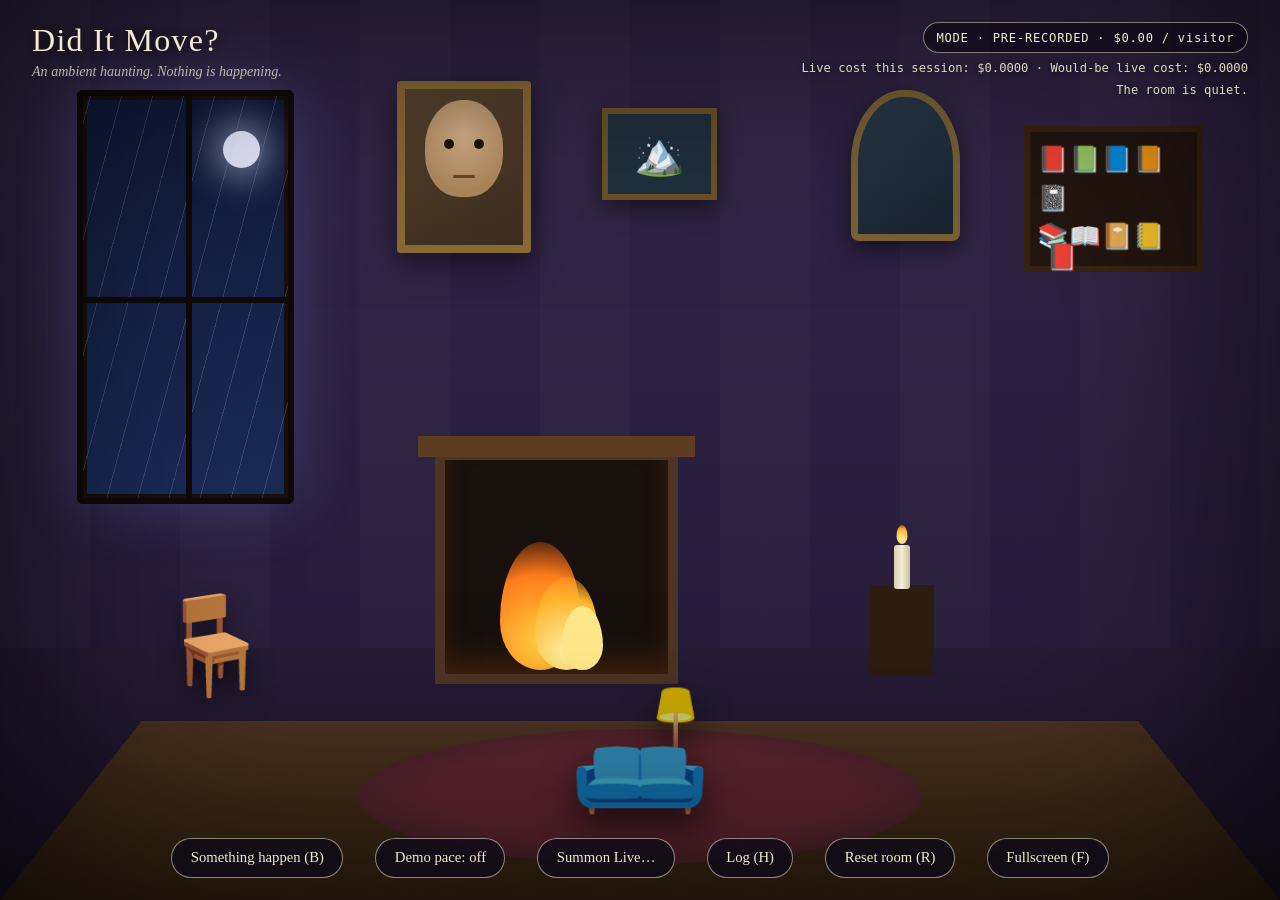
<file: index.html>
<!DOCTYPE html>
<html lang="en">
<head>
<meta charset="UTF-8">
<meta name="viewport" content="width=device-width, initial-scale=1.0">
<title>Did It Move? — an ambient haunting for TVs</title>
<meta name="description" content="A cozy living room for smart TVs and large monitors that slowly, subtly, gaslights you. Hybrid generative bursts + a zero-cost idle scene.">
<link rel="stylesheet" href="styles.css">
</head>
<body>
<main id="scene" aria-label="A cozy living room at night. Very occasionally, something changes.">
  <!-- Back wall -->
  <div class="wall"></div>
  <div class="floor"></div>

  <!-- Window with moonlight and rain -->
  <div class="window" id="windowEl" aria-hidden="true">
    <div class="moon"></div>
    <div class="rain"></div>
    <div class="window-shadow" id="windowShadow"></div>
    <div class="window-frame"></div>
  </div>

  <!-- Portrait that may or may not be looking at you -->
  <div class="portrait" id="portrait" aria-hidden="true">
    <div class="portrait-face">
      <div class="eye eye-left"></div>
      <div class="eye eye-right"></div>
      <div class="portrait-mouth"></div>
    </div>
    <div class="portrait-frame"></div>
  </div>

  <!-- Crooked-able picture -->
  <div class="picture" id="picture" aria-hidden="true"><div class="picture-inner">🏔️</div></div>

  <!-- Mirror with a sometimes-guest -->
  <div class="mirror" id="mirror" aria-hidden="true">
    <div class="mirror-figure" id="mirrorFigure">👤</div>
  </div>

  <!-- Bookshelf + the book -->
  <div class="bookshelf" aria-hidden="true">
    <div class="shelf-books">📕📗📘📙📓</div>
    <div class="shelf-books">📚📖📔📒</div>
    <div class="book" id="book">📕</div>
  </div>

  <!-- Fireplace -->
  <div class="fireplace" aria-hidden="true">
    <div class="fire">
      <div class="flame flame-1"></div>
      <div class="flame flame-2"></div>
      <div class="flame flame-3"></div>
    </div>
    <div class="mantel"></div>
  </div>

  <!-- Candle on the side table -->
  <div class="side-table" aria-hidden="true">
    <div class="candle" id="candle">
      <div class="candle-flame" id="candleFlame"></div>
      <div class="candle-smoke" id="candleSmoke">〰️</div>
      <div class="candle-body"></div>
    </div>
  </div>

  <!-- Rocking chair -->
  <div class="chair" id="chair" aria-hidden="true">🪑</div>

  <!-- Rug + sofa silhouette -->
  <div class="rug" aria-hidden="true"></div>
  <div class="sofa" aria-hidden="true">🛋️</div>

  <!-- Captured generative burst clip (tools/capture-bursts.mjs -> bursts/<event>.mp4).
       Hidden unless a clip for the current event actually loads and plays. -->
  <video class="burst-video" id="burstVideo" muted playsinline preload="none" aria-hidden="true"></video>

  <!-- Generative-burst treatment: grain + warp while a "live" burst runs -->
  <div class="burst-fx" id="burstFx" aria-hidden="true"></div>
  <div class="vignette" aria-hidden="true"></div>

  <!-- HUD (auto-hides; move mouse / press any key on the TV remote to wake) -->
  <header class="hud hud-top" id="hudTop">
    <div class="title-block">
      <h1>Did It Move?</h1>
      <p class="subtitle">An ambient haunting. Nothing is happening.</p>
    </div>
    <div class="status-block">
      <div class="badge" id="modeBadge">MODE · PRE-RECORDED · $0.00 / visitor</div>
      <div class="cost" id="costReadout">Live cost this session: $0.0000 · Would-be live cost: $0.0000</div>
      <div class="next" id="nextReadout">The room is quiet.</div>
    </div>
  </header>

  <aside class="log-panel" id="logPanel" hidden>
    <h2>Things that did not happen</h2>
    <ul id="eventLog"></ul>
    <p class="log-foot">The room denies everything.</p>
  </aside>

  <section class="live-panel" id="livePanel" hidden>
    <h2>Summon Live (Reactor)</h2>
    <p>Live bursts use a real-time video model on Reactor — <code>xmax-x2-1</code> for video-to-video
       re-rendering, or the open-weight <code>sana-streaming</code> / <code>longlive-v2</code> at the
       same published rate of <strong>$0.0017/sec</strong>. A session only exists during a burst.</p>
    <ul>
      <li>Hard cap: <strong>120 seconds</strong> per live session, then a non-recoverable disconnect.</li>
      <li>Daily budget kill-switch: <strong>$2.00/day</strong> (editable in <code>reactor-live.js</code>).</li>
      <li>Billing starts at <code>ready</code> and runs while idle — so idle time is never live time here.</li>
    </ul>
    <p id="liveStatus">No token endpoint configured yet. Add your server token endpoint in
       <code>reactor-live.js</code> (<code>tokenEndpoint</code>) to enable live mode. Until then,
       bursts stay pre-recorded and cost $0.</p>
    <button id="closeLiveBtn" type="button">Close</button>
  </section>

  <footer class="hud hud-bottom" id="hudBottom">
    <button id="burstBtn" type="button">Something happen (B)</button>
    <button id="paceBtn" type="button" aria-pressed="false">Demo pace: off</button>
    <button id="liveBtn" type="button">Summon Live…</button>
    <button id="logBtn" type="button">Log (H)</button>
    <button id="resetBtn" type="button">Reset room (R)</button>
    <button id="fullBtn" type="button">Fullscreen (F)</button>
  </footer>

  <div class="sr-only" role="status" aria-live="polite" id="ariaStatus"></div>
</main>
<script src="reactor-live.js"></script>
<script src="app.js"></script>
</body>
</html>
</file>
<file: styles.css>
/* Did It Move? — TV-first ambient scene. Designed for 16:9 at distance:
   huge shapes, almost no text, everything readable from a couch. */
* { margin: 0; padding: 0; box-sizing: border-box; }
html, body { height: 100%; background: #0b0714; overflow: hidden; }
body { font-family: Georgia, 'Times New Roman', serif; color: #f3e9d2; }

#scene { position: relative; width: 100vw; height: 100vh; min-height: 100vh; overflow: hidden;
  background: linear-gradient(180deg, #241a33 0%, #2e2140 55%, #1a1226 100%); }
#scene.bursting { animation: burstWarp 6s ease-in-out; }
@keyframes burstWarp { 0%,100% { filter: none; } 50% { filter: saturate(1.15) contrast(1.05); } }

.wall { position: absolute; inset: 0 0 28% 0; background:
  repeating-linear-gradient(90deg, rgba(255,255,255,.018) 0 90px, transparent 90px 180px),
  linear-gradient(180deg, #322548, #271c3a); }
.floor { position: absolute; left: 0; right: 0; bottom: 0; height: 28%;
  background: linear-gradient(180deg, #4a3220, #33220f);
  transform: perspective(40vh) rotateX(24deg); transform-origin: bottom; }

.window { position: absolute; left: 6%; top: 10%; width: 17%; height: 46%;
  background: linear-gradient(180deg, #101a3a, #1b2b58); border-radius: 6px; overflow: hidden;
  box-shadow: 0 0 60px rgba(120,150,255,.25), inset 0 0 0 10px #17100d; }
.moon { position: absolute; right: 16%; top: 10%; width: 17%; aspect-ratio: 1; border-radius: 50%;
  background: #e8ecff; box-shadow: 0 0 34px 10px rgba(210,220,255,.55); }
.rain { position: absolute; inset: 0; opacity: .35;
  background: repeating-linear-gradient(105deg, transparent 0 14px, rgba(190,210,255,.5) 14px 15px, transparent 15px 30px);
  animation: rainFall 1.1s linear infinite; background-size: 200% 200%; }
@keyframes rainFall { to { background-position: -30px 60px; } }
.window-shadow { position: absolute; top: 0; bottom: 0; width: 34%; left: -40%; opacity: 0;
  background: radial-gradient(ellipse at center, rgba(0,0,0,.92) 30%, transparent 72%); border-radius: 50%; }
#scene.burst-shadow .window-shadow { animation: shadowPass 6s ease-in-out forwards; }
@keyframes shadowPass { 0% { left: -40%; opacity: 0; } 18% { opacity: 1; } 50% { left: 45%; opacity: 1; }
  82% { opacity: 1; } 100% { left: 112%; opacity: 0; } }
.window-frame { position: absolute; inset: 0; box-shadow: inset 0 0 0 6px #0f0a08; }
.window-frame::before, .window-frame::after { content: ""; position: absolute; background: #0f0a08; }
.window-frame::before { left: 50%; top: 0; bottom: 0; width: 6px; }
.window-frame::after { top: 50%; left: 0; right: 0; height: 6px; }

.portrait { position: absolute; left: 31%; top: 9%; width: 10.5%; aspect-ratio: .78;
  background: linear-gradient(160deg, #5b4632, #3c2c1e); border-radius: 4px;
  box-shadow: inset 0 0 0 8px #8a6a34, 0 10px 30px rgba(0,0,0,.5); display: grid; place-items: center; }
.portrait-face { position: relative; width: 58%; aspect-ratio: .8; border-radius: 48% 48% 44% 44%;
  background: radial-gradient(circle at 50% 36%, #d8b48c, #b08a5e 75%); }
.eye { position: absolute; top: 40%; width: 13%; aspect-ratio: 1; border-radius: 50%; background: #241207;
  transition: transform 2.4s ease; }
.eye-left { left: 24%; } .eye-right { right: 24%; }
#scene.changed-portrait .eye { transform: translateX(38%); }
#scene.burst-portrait .portrait-face { animation: headTilt 6s ease-in-out forwards; }
@keyframes headTilt { 0%,55% { transform: rotate(0); } 75%,100% { transform: rotate(-5deg) translateY(1%); } }
.portrait-mouth { position: absolute; left: 36%; right: 36%; bottom: 20%; height: 3px; background: #6d4526; border-radius: 2px; }

.picture { position: absolute; left: 47%; top: 12%; width: 9%; aspect-ratio: 1.25; background: #20303e;
  display: grid; place-items: center; font-size: 3.2vw; box-shadow: inset 0 0 0 6px #6d5426, 0 8px 22px rgba(0,0,0,.45);
  transition: transform 1.8s ease; }
#scene.changed-picture .picture { transform: rotate(7deg) translateY(2%); }

.mirror { position: absolute; right: 25%; top: 10%; width: 8.5%; aspect-ratio: .72; border-radius: 48% 48% 8px 8px;
  background: linear-gradient(150deg, #2b3c4d, #16222e); box-shadow: inset 0 0 0 7px #7a6234, 0 8px 24px rgba(0,0,0,.5);
  display: grid; place-items: center; overflow: hidden; }
.mirror-figure { font-size: 3.6vw; opacity: 0; filter: blur(1px) brightness(.6); transition: opacity 2.6s ease; }
#scene.burst-mirror .mirror-figure { opacity: .55; }

.bookshelf { position: absolute; right: 6%; top: 14%; width: 14%; padding: 1.2% 1%;
  background: #241610; box-shadow: inset 0 0 0 6px #3a2312; font-size: 2vw; line-height: 1.5; }
.book { position: absolute; left: 12%; bottom: -4%; font-size: 2vw; transition: transform 1.4s ease, top 1.4s ease; }
#scene.changed-book .book { transform: translate(-120%, 190%) rotate(74deg); }

.fireplace { position: absolute; left: 34%; bottom: 24%; width: 19%; height: 26%;
  background: #17100c; box-shadow: inset 0 0 0 10px #4d3423, inset 0 -18px 34px rgba(255,110,20,.22); }
.mantel { position: absolute; left: -7%; right: -7%; top: -6%; height: 9%; background: #5c3d22; }
.fire { position: absolute; left: 22%; right: 22%; bottom: 6%; height: 62%; }
.flame { position: absolute; bottom: 0; border-radius: 50% 50% 50% 50% / 62% 62% 38% 38%; transform-origin: bottom center; }
.flame-1 { left: 8%; width: 60%; height: 88%; background: radial-gradient(circle at 50% 78%, #ffd23e, #ff7b1c 62%, rgba(255,60,0,.15)); animation: flick 1.6s ease-in-out infinite alternate; }
.flame-2 { left: 34%; width: 46%; height: 64%; background: radial-gradient(circle at 50% 80%, #fff3a1, #ffb52e 65%, rgba(255,120,0,.2)); animation: flick 1.1s ease-in-out infinite alternate-reverse; }
.flame-3 { left: 54%; width: 30%; height: 44%; background: #ffe98a; animation: flick .8s ease-in-out infinite alternate; }
@keyframes flick { from { transform: scaleY(.92) skewX(-2deg); } to { transform: scaleY(1.06) skewX(2.5deg); } }

.side-table { position: absolute; right: 27%; bottom: 25%; width: 5%; height: 10%; background: #2d1c10; }
.candle { position: absolute; left: 50%; transform: translateX(-50%); bottom: 96%; width: 16px; }
.candle-body { width: 16px; height: 44px; background: linear-gradient(90deg, #d9cfb4, #f4ecd4, #cbbd97); border-radius: 3px; }
.candle-flame { position: absolute; left: 50%; top: -20px; transform: translateX(-50%); width: 11px; height: 19px;
  background: radial-gradient(circle at 50% 76%, #fff2a0, #ffab2e 70%, rgba(255,120,0,.25)); border-radius: 50% 50% 50% 50% / 60% 60% 40% 40%;
  animation: flick .9s ease-in-out infinite alternate; transition: opacity .5s ease; }
.candle-smoke { position: absolute; left: 30%; top: -38px; font-size: 15px; opacity: 0; transition: opacity 1.6s ease; }
#scene.changed-candle .candle-flame { opacity: 0; animation: none; }
#scene.changed-candle .candle-smoke { opacity: .75; }

.chair { position: absolute; left: 12%; bottom: 22%; font-size: 7.5vw; transform-origin: bottom center; filter: drop-shadow(0 14px 12px rgba(0,0,0,.5)); }
#scene.burst-chair .chair { animation: rock 5.4s ease-in-out forwards; }
@keyframes rock { 0%,100% { transform: rotate(0); } 18% { transform: rotate(-4.5deg); } 38% { transform: rotate(3.6deg); }
  58% { transform: rotate(-2.6deg); } 78% { transform: rotate(1.5deg); } }
#scene.changed-chair .chair { transform: rotateY(180deg); }

.rug { position: absolute; left: 28%; bottom: 4%; width: 44%; height: 15%; border-radius: 50%;
  background: radial-gradient(ellipse, #5d2430 52%, #47202b 78%, transparent 79%); opacity: .92; }
.sofa { position: absolute; left: 50%; transform: translateX(-50%); bottom: 9%; font-size: 9vw; filter: brightness(.78) drop-shadow(0 16px 18px rgba(0,0,0,.6)); }

.burst-video { position: absolute; inset: 0; width: 100%; height: 100%; object-fit: cover;
  opacity: 0; pointer-events: none; transition: opacity 1.2s ease; z-index: 2; }
.burst-video.playing { opacity: 1; }
.burst-fx { position: absolute; inset: 0; pointer-events: none; opacity: 0; transition: opacity .8s ease;
  background: repeating-linear-gradient(0deg, rgba(255,255,255,.028) 0 2px, transparent 2px 5px); mix-blend-mode: overlay; }
#scene.bursting .burst-fx { opacity: 1; }
.vignette { position: absolute; inset: 0; pointer-events: none; box-shadow: inset 0 0 22vmax rgba(0,0,0,.78); }

.hud { position: absolute; left: 0; right: 0; display: flex; justify-content: space-between; align-items: flex-start;
  gap: 2rem; padding: 1.4rem 2rem; transition: opacity 1.2s ease; z-index: 5; }
.hud-top { top: 0; } .hud-bottom { bottom: 0; align-items: center; justify-content: center; flex-wrap: wrap; }
#scene.hud-hidden .hud { opacity: 0; pointer-events: none; }
h1 { font-size: clamp(22px, 2.5vw, 42px); font-weight: 500; letter-spacing: .04em; text-shadow: 0 2px 14px #000; }
.subtitle { opacity: .75; font-style: italic; margin-top: .25rem; font-size: clamp(13px, 1.1vw, 19px); }
.status-block { text-align: right; font-family: ui-monospace, Menlo, monospace; }
.badge { display: inline-block; padding: .45rem .8rem; border: 1px solid rgba(243,233,210,.5); border-radius: 999px;
  background: rgba(10,6,18,.62); font-size: clamp(11px, .95vw, 16px); letter-spacing: .06em; }
.badge.live { border-color: #ff9a3c; color: #ffc98a; }
.cost, .next { margin-top: .5rem; font-size: clamp(11px, .95vw, 16px); text-shadow: 0 1px 8px #000; opacity: .92; }
button { font: inherit; font-size: clamp(14px, 1.15vw, 20px); padding: .65rem 1.15rem; border-radius: 999px;
  border: 1px solid rgba(243,233,210,.55); background: rgba(14,9,24,.78); color: #f3e9d2; cursor: pointer; }
button:hover, button:focus-visible { background: rgba(70,48,20,.9); outline: 2px solid #ffb52e; outline-offset: 2px; }

.log-panel, .live-panel { position: absolute; top: 16%; right: 2rem; width: min(430px, 38vw); z-index: 6;
  background: rgba(10,6,18,.9); border: 1px solid rgba(243,233,210,.35); border-radius: 14px; padding: 1.2rem 1.4rem;
  font-size: clamp(13px, 1.05vw, 18px); line-height: 1.55; }
.log-panel h2, .live-panel h2 { font-size: 1.25em; margin-bottom: .6rem; font-weight: 500; }
.log-panel ul { list-style: none; } .log-panel li { padding: .42rem 0; border-bottom: 1px dashed rgba(243,233,210,.22); }
.log-panel li time { opacity: .65; font-family: ui-monospace, monospace; font-size: .86em; margin-right: .5rem; }
.log-foot { margin-top: .7rem; font-style: italic; opacity: .7; }
.live-panel code { font-family: ui-monospace, monospace; font-size: .9em; color: #ffc98a; }
.live-panel ul { margin: .7rem 0 .7rem 1.2rem; } .live-panel p { margin-bottom: .7rem; }
.sr-only { position: absolute; width: 1px; height: 1px; overflow: hidden; clip: rect(0 0 0 0); }

@media (prefers-reduced-motion: reduce) {
  .rain, .flame, .candle-flame { animation: none !important; }
  #scene.bursting { animation: none; }
}
</file>
